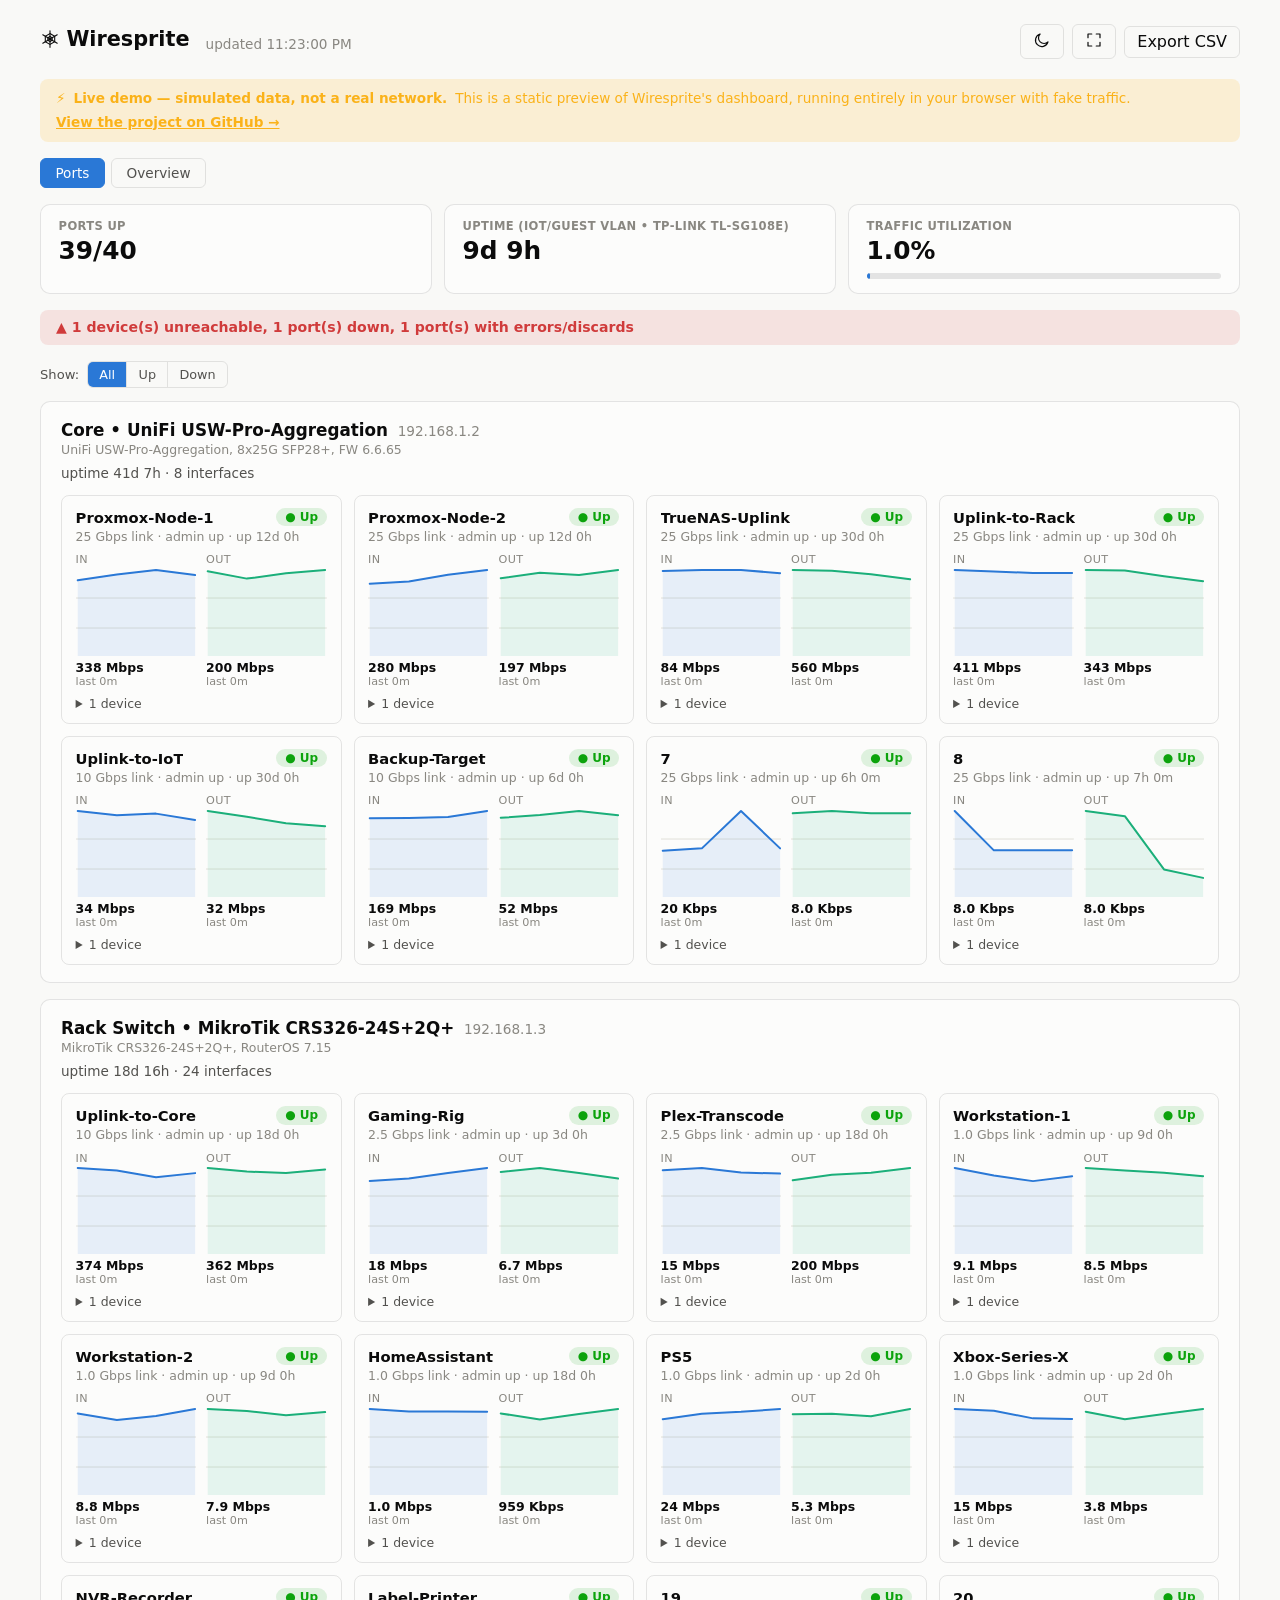
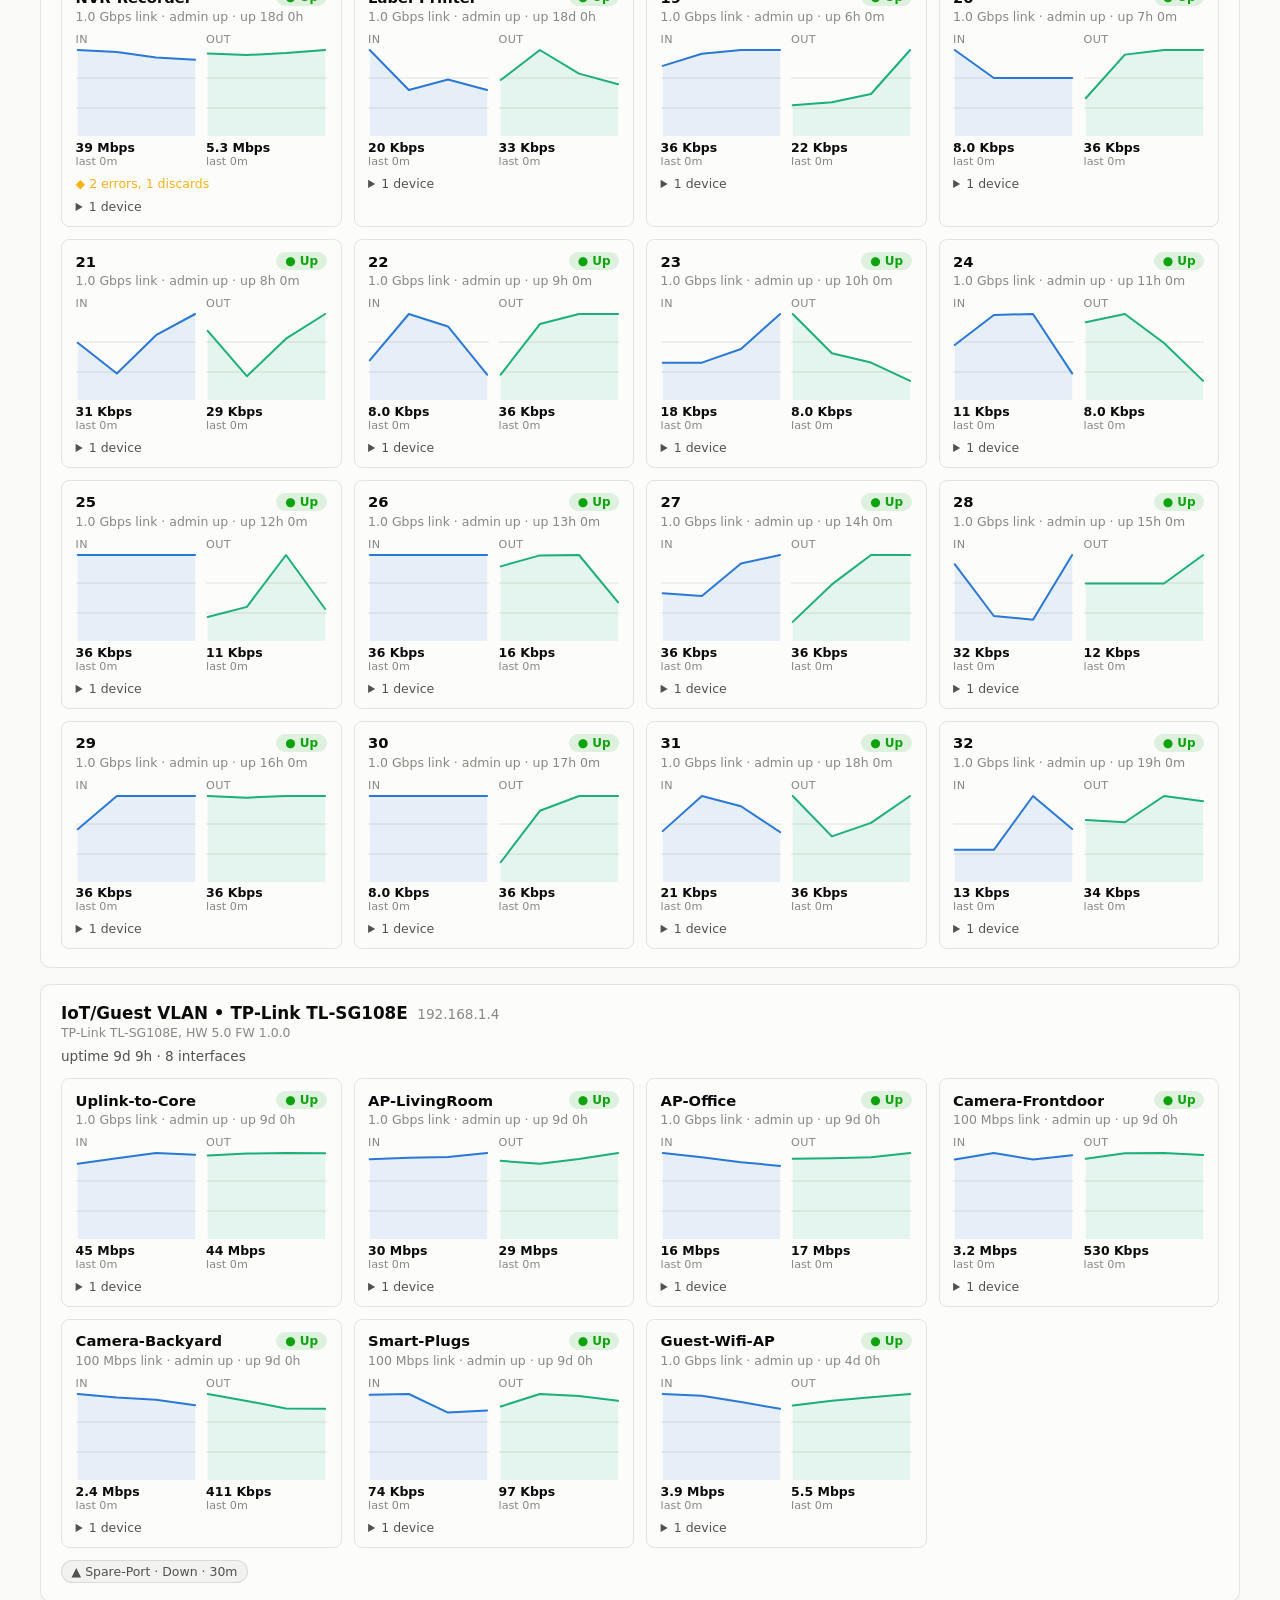
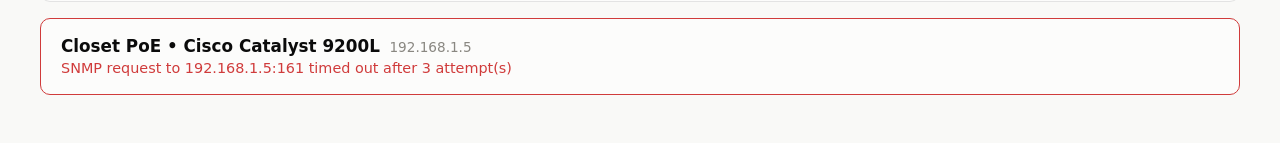
<file: docs/index.html>
<!DOCTYPE html>
<html lang="en">
<head>
<meta charset="UTF-8">
<meta name="viewport" content="width=device-width, initial-scale=1.0">
<title>Wiresprite — live demo</title>
<meta name="description" content="Live demo of Wiresprite, a lightweight SNMP switch monitor dashboard. Simulated data.">
<link rel="icon" type="image/svg+xml" href="favicon.svg">
<script>(function(){var t=localStorage.getItem("wiresprite-theme");if(t==="light"||t==="dark"){document.documentElement.setAttribute("data-theme",t);}})();</script>
<link rel="stylesheet" href="style.css">
</head>
<body>
<header>
  <h1>
    <svg class="logo-icon" viewBox="0 0 24 24" width="20" height="20" fill="none" stroke="currentColor" stroke-width="1.3" stroke-linecap="round" aria-hidden="true">
      <line x1="12" y1="12" x2="12" y2="2"/>
      <line x1="12" y1="12" x2="20.66" y2="7"/>
      <line x1="12" y1="12" x2="20.66" y2="17"/>
      <line x1="12" y1="12" x2="12" y2="22"/>
      <line x1="12" y1="12" x2="3.34" y2="17"/>
      <line x1="12" y1="12" x2="3.34" y2="7"/>
      <polygon points="12,9 14.6,10.5 14.6,13.5 12,15 9.4,13.5 9.4,10.5"/>
      <polygon points="12,5.5 17.63,8.75 17.63,15.25 12,18.5 6.37,15.25 6.37,8.75"/>
    </svg>
    Wiresprite
  </h1>
  <span id="last-updated">loading&hellip;</span>
  <div class="header-actions">
    <button type="button" id="theme-toggle" class="header-button" aria-label="Toggle light/dark theme"></button>
    <button type="button" id="kiosk-toggle" class="header-button" aria-label="Kiosk / wallboard mode">
      <svg viewBox="0 0 24 24" width="18" height="18" fill="none" stroke="currentColor" stroke-width="1.6"
           stroke-linecap="round" stroke-linejoin="round">
        <path d="M4 9V4h5"/><path d="M20 9V4h-5"/><path d="M4 15v5h5"/><path d="M20 15v5h-5"/>
      </svg>
    </button>
    <button type="button" id="export-csv" class="header-button">Export CSV</button>
  </div>
</header>
<div class="demo-banner">
  &#9889; <strong>Live demo — simulated data, not a real network.</strong>
  This is a static preview of Wiresprite's dashboard, running entirely in your browser with fake traffic.
  <a href="https://github.com/TerminalExplore/Wiresprite" target="_blank" rel="noopener">View the project on GitHub &rarr;</a>
</div>
<nav class="navbar">
  <button type="button" class="nav-btn active" data-page="ports">Ports</button>
  <button type="button" class="nav-btn" data-page="overview">Overview</button>
</nav>
<section id="page-ports" class="page active">
  <div id="summary" class="summary-grid"></div>
  <div id="alert-banner"></div>
  <div class="filter-bar">
    <span class="filter-label">Show:</span>
    <div class="segmented" id="port-filter">
      <button type="button" class="segmented-btn active" data-filter="all">All</button>
      <button type="button" class="segmented-btn" data-filter="up">Up</button>
      <button type="button" class="segmented-btn" data-filter="down">Down</button>
    </div>
  </div>
  <main id="devices"></main>
</section>
<section id="page-overview" class="page">
  <div class="overview-grid">
    <div class="overview-card">
      <h3>Total traffic</h3>
      <div class="iface-charts" id="overview-charts"></div>
    </div>
    <div class="overview-card">
      <h3>Errors &amp; discards</h3>
      <div id="overview-errors-wrap"></div>
    </div>
  </div>
</section>
<script src="app.js"></script>
</body>
</html>
</file>
<file: docs/style.css>
/* Copied verbatim from cpp/src/http/web_assets.cpp's kStyleCss (the real
   dashboard's stylesheet) as of this snapshot, plus a small .demo-banner
   block at the end for this static preview page. Not auto-synced — if the
   real dashboard's CSS changes, this file needs a manual re-copy. */
:root {
  color-scheme: light;
  --page: #f9f9f7;
  --surface: #fcfcfb;
  --ink: #0b0b0b;
  --ink-secondary: #52514e;
  --ink-muted: #898781;
  --gridline: #e1e0d9;
  --border: rgba(11, 11, 11, 0.10);
  --series-in: #2a78d6;
  --series-out: #1baf7a;
  --status-good: #0ca30c;
  --status-warning: #fab219;
  --status-critical: #d03b3b;
  --status-good-wash: rgba(12, 163, 12, 0.12);
  --status-warning-wash: rgba(250, 178, 25, 0.16);
  --status-critical-wash: rgba(208, 59, 59, 0.12);
  --accent: #2a78d6;
  --accent-hover: #1c5cab;
}

@media (prefers-color-scheme: dark) {
  :root {
    color-scheme: dark;
    --page: #0d0d0d;
    --surface: #1a1a19;
    --ink: #ffffff;
    --ink-secondary: #c3c2b7;
    --ink-muted: #898781;
    --gridline: #2c2c2a;
    --border: rgba(255, 255, 255, 0.10);
    --series-in: #3987e5;
    --series-out: #199e70;
    --status-good: #0ca30c;
    --status-warning: #fab219;
    --status-critical: #d03b3b;
    --status-good-wash: rgba(12, 163, 12, 0.18);
    --status-warning-wash: rgba(250, 178, 25, 0.20);
    --status-critical-wash: rgba(208, 59, 59, 0.20);
    --accent: #3987e5;
    --accent-hover: #5598e7;
  }
}

/* Manual theme toggle: an attribute selector on :root has higher
   specificity than the plain :root/media-query rules above, so these
   win whenever data-theme is actually set (by the head script or the
   toggle button in app.js) — and since attribute selectors simply
   don't match when the attribute is absent, the OS-driven media query
   above still governs until the user toggles once. */
:root[data-theme="light"] {
  color-scheme: light;
  --page: #f9f9f7;
  --surface: #fcfcfb;
  --ink: #0b0b0b;
  --ink-secondary: #52514e;
  --ink-muted: #898781;
  --gridline: #e1e0d9;
  --border: rgba(11, 11, 11, 0.10);
  --series-in: #2a78d6;
  --series-out: #1baf7a;
  --status-good: #0ca30c;
  --status-warning: #fab219;
  --status-critical: #d03b3b;
  --status-good-wash: rgba(12, 163, 12, 0.12);
  --status-warning-wash: rgba(250, 178, 25, 0.16);
  --status-critical-wash: rgba(208, 59, 59, 0.12);
  --accent: #2a78d6;
  --accent-hover: #1c5cab;
}

:root[data-theme="dark"] {
  color-scheme: dark;
  --page: #0d0d0d;
  --surface: #1a1a19;
  --ink: #ffffff;
  --ink-secondary: #c3c2b7;
  --ink-muted: #898781;
  --gridline: #2c2c2a;
  --border: rgba(255, 255, 255, 0.10);
  --series-in: #3987e5;
  --series-out: #199e70;
  --status-good: #0ca30c;
  --status-warning: #fab219;
  --status-critical: #d03b3b;
  --status-good-wash: rgba(12, 163, 12, 0.18);
  --status-warning-wash: rgba(250, 178, 25, 0.20);
  --status-critical-wash: rgba(208, 59, 59, 0.20);
  --accent: #3987e5;
  --accent-hover: #5598e7;
}

* {
  box-sizing: border-box;
}

body {
  font-family: system-ui, -apple-system, "Segoe UI", Roboto, sans-serif;
  margin: 0;
  padding: 0 1.5rem 3rem;
  background: var(--page);
  color: var(--ink);
}

header {
  display: flex;
  align-items: baseline;
  gap: 1rem;
  padding: 1.5rem 0 1.25rem;
  max-width: 1200px;
  margin: 0 auto;
}

header h1 {
  margin: 0;
  display: flex;
  align-items: center;
  gap: 0.4rem;
  font-size: 1.3rem;
  font-weight: 600;
}

.logo-icon {
  flex: none;
}

#last-updated {
  color: var(--ink-muted);
  font-size: 0.85rem;
}

.navbar {
  display: flex;
  gap: 0.4rem;
  max-width: 1200px;
  margin: 0 auto;
  padding-bottom: 1rem;
}

.nav-btn,
.nav-settings-link {
  font: inherit;
  display: inline-block;
  padding: 0.4rem 0.9rem;
  border: 1px solid var(--border);
  border-radius: 6px;
  background: transparent;
  color: var(--ink-secondary);
  cursor: pointer;
  font-size: 0.85rem;
  text-decoration: none;
}

.nav-btn:hover,
.nav-settings-link:hover {
  background: color-mix(in srgb, var(--ink) 6%, transparent);
}

.nav-btn.active {
  background: var(--accent);
  border-color: var(--accent);
  color: white;
}

.page {
  display: none;
}

.page.active {
  display: block;
}

.filter-bar {
  display: flex;
  align-items: center;
  gap: 0.5rem;
  max-width: 1200px;
  margin: 0 auto 0.85rem;
  font-size: 0.82rem;
  color: var(--ink-secondary);
}

.segmented {
  display: inline-flex;
  border: 1px solid var(--border);
  border-radius: 6px;
  overflow: hidden;
}

.segmented-btn {
  font: inherit;
  padding: 0.3rem 0.7rem;
  border: none;
  border-left: 1px solid var(--border);
  background: transparent;
  color: inherit;
  cursor: pointer;
  font-size: 0.8rem;
}

.segmented-btn:first-child {
  border-left: none;
}

.segmented-btn.active {
  background: var(--accent);
  color: white;
}

main {
  max-width: 1200px;
  margin: 0 auto;
  display: flex;
  flex-direction: column;
  gap: 1rem;
}

.device {
  background: var(--surface);
  border: 1px solid var(--border);
  border-radius: 10px;
  padding: 1.1rem 1.25rem;
}

.device.unreachable {
  border-color: var(--status-critical);
}

.device.hidden-by-filter,
.iface-card.hidden-by-filter {
  display: none;
}

.device-header {
  display: flex;
  align-items: baseline;
  gap: 0.6rem;
  margin-bottom: 0.15rem;
}

.device-header h2 {
  margin: 0;
  font-size: 1.05rem;
  font-weight: 600;
}

.device-host {
  color: var(--ink-muted);
  font-size: 0.85rem;
  font-variant-numeric: tabular-nums;
}

.device-descr {
  color: var(--ink-muted);
  font-size: 0.78rem;
  margin: 0 0 0.5rem;
  overflow: hidden;
  text-overflow: ellipsis;
  white-space: nowrap;
}

.device .meta {
  color: var(--ink-secondary);
  font-size: 0.85rem;
  margin: 0 0 0.85rem;
}

.device .error {
  color: var(--status-critical);
  font-size: 0.9rem;
  margin: 0.25rem 0 0;
}

.interfaces {
  display: grid;
  grid-template-columns: repeat(auto-fill, minmax(280px, 1fr));
  gap: 0.75rem;
}

.iface-card {
  border: 1px solid var(--border);
  border-radius: 8px;
  padding: 0.75rem 0.85rem;
}

.iface-head {
  display: flex;
  align-items: center;
  justify-content: space-between;
  gap: 0.5rem;
}

.iface-name {
  font-weight: 600;
  font-size: 0.92rem;
  overflow: hidden;
  text-overflow: ellipsis;
  white-space: nowrap;
}

.iface-meta {
  color: var(--ink-muted);
  font-size: 0.78rem;
  margin: 0.15rem 0 0.6rem;
  font-variant-numeric: tabular-nums;
}

.iface-warn {
  font-size: 0.78rem;
  margin-top: 0.5rem;
}

.iface-warn-warning {
  color: var(--status-warning);
}

.iface-warn-critical {
  color: var(--status-critical);
  font-weight: 600;
}

.mac-details {
  margin-top: 0.5rem;
  font-size: 0.78rem;
}

.mac-details summary {
  color: var(--ink-secondary);
  cursor: pointer;
}

.mac-details ul {
  margin: 0.35rem 0 0;
  padding-left: 1.1rem;
  color: var(--ink-muted);
  font-variant-numeric: tabular-nums;
}

.down-ports {
  display: flex;
  flex-wrap: wrap;
  gap: 0.4rem;
  margin-top: 0.75rem;
}

.down-badge {
  display: inline-flex;
  align-items: center;
  gap: 0.3rem;
  font-size: 0.78rem;
  color: var(--ink-secondary);
  background: color-mix(in srgb, var(--ink) 4%, transparent);
  border: 1px solid var(--border);
  border-radius: 999px;
  padding: 0.2rem 0.6rem;
  white-space: nowrap;
}

.no-up-note {
  color: var(--ink-muted);
  font-size: 0.85rem;
  margin: 0;
}

/* Status pill: icon + text always together, never color alone. */
.pill {
  display: inline-flex;
  align-items: center;
  gap: 0.3rem;
  font-size: 0.75rem;
  font-weight: 600;
  padding: 0.15rem 0.55rem;
  border-radius: 999px;
  white-space: nowrap;
}

.pill-good {
  background: var(--status-good-wash);
  color: var(--status-good);
}

.pill-warning {
  background: var(--status-warning-wash);
  color: var(--status-warning);
}

.pill-critical {
  background: var(--status-critical-wash);
  color: var(--status-critical);
}

.iface-charts {
  display: flex;
  gap: 0.6rem;
}

.sparkline-wrap {
  flex: 1;
  min-width: 0;
  position: relative;
}

.sparkline-label {
  color: var(--ink-muted);
  font-size: 0.7rem;
  text-transform: uppercase;
  letter-spacing: 0.03em;
  margin-bottom: 0.1rem;
}

.sparkline {
  display: block;
  width: 100%;
  height: 90px;
  cursor: crosshair;
}

.sparkline-empty {
  color: var(--ink-muted);
  font-size: 0.78rem;
  height: 90px;
  display: flex;
  align-items: center;
}

.sparkline-value {
  font-size: 0.78rem;
  font-weight: 600;
  font-variant-numeric: tabular-nums;
  margin-top: 0.1rem;
}

.sparkline-range {
  font-size: 0.7rem;
  color: var(--ink-muted);
}

.sparkline-tooltip {
  position: absolute;
  top: -1.9rem;
  transform: translateX(-50%);
  background: var(--ink);
  color: var(--surface);
  font-size: 0.72rem;
  font-variant-numeric: tabular-nums;
  padding: 0.2rem 0.4rem;
  border-radius: 4px;
  white-space: nowrap;
  pointer-events: none;
  z-index: 1;
}

.header-actions {
  margin-left: auto;
  display: flex;
  align-items: center;
  gap: 0.5rem;
}

.header-button {
  font: inherit;
  padding: 0.35rem 0.75rem;
  border: 1px solid var(--border);
  border-radius: 6px;
  background: transparent;
  color: inherit;
  cursor: pointer;
}

.header-button:hover {
  background: color-mix(in srgb, var(--ink) 8%, transparent);
}

/* Wallboard mode: hide chrome that's pointless on a wallboard (nav,
   the port filter, header buttons) but keep #summary/#alert-banner —
   "what's wrong right now" is exactly what a wallboard should show. */
body.kiosk-mode .navbar,
body.kiosk-mode .filter-bar,
body.kiosk-mode .header-actions,
body.kiosk-mode .demo-banner {
  display: none;
}

.summary-grid {
  display: grid;
  grid-template-columns: repeat(auto-fit, minmax(180px, 1fr));
  gap: 0.75rem;
  max-width: 1200px;
  margin: 0 auto 1rem;
}

.stat-tile {
  background: var(--surface);
  border: 1px solid var(--border);
  border-radius: 10px;
  padding: 0.85rem 1.1rem;
}

.stat-tile-label {
  color: var(--ink-muted);
  font-size: 0.72rem;
  font-weight: 600;
  text-transform: uppercase;
  letter-spacing: 0.03em;
}

.stat-tile-value {
  font-size: 1.55rem;
  font-weight: 600;
  margin-top: 0.2rem;
}

.stat-tile-sub {
  color: var(--ink-muted);
  font-size: 0.75rem;
  margin-top: 0.1rem;
}

/* Meter: fill carries severity (accent/warning/critical); the track is
   a lighter step of the same ramp so state reads across the whole bar. */
.meter {
  height: 6px;
  border-radius: 999px;
  background: color-mix(in srgb, var(--ink) 10%, transparent);
  margin-top: 0.5rem;
  overflow: hidden;
}

.meter-fill {
  height: 100%;
  border-radius: 999px;
  background: var(--accent);
}

.meter-fill.warning {
  background: var(--status-warning);
}

.meter-fill.critical {
  background: var(--status-critical);
}

/* Icon + text always together, never color alone, matching the pills. */
.alert-banner {
  display: none;
  align-items: center;
  gap: 0.5rem;
  max-width: 1200px;
  margin: 0 auto 1rem;
  padding: 0.6rem 1rem;
  border-radius: 8px;
  font-size: 0.88rem;
  font-weight: 600;
}

.alert-banner.visible {
  display: flex;
}

.alert-banner.warning {
  background: var(--status-warning-wash);
  color: var(--status-warning);
}

.alert-banner.critical {
  background: var(--status-critical-wash);
  color: var(--status-critical);
}

.overview-grid {
  max-width: 1200px;
  margin: 0 auto;
  display: flex;
  flex-direction: column;
  gap: 1rem;
}

.overview-card {
  background: var(--surface);
  border: 1px solid var(--border);
  border-radius: 10px;
  padding: 1.1rem 1.25rem;
}

.overview-card h3 {
  margin: 0 0 0.85rem;
  font-size: 0.95rem;
  font-weight: 600;
}

.errors-table {
  width: 100%;
  border-collapse: collapse;
  font-size: 0.85rem;
}

.errors-table th,
.errors-table td {
  text-align: left;
  padding: 0.4rem 0.6rem;
  border-bottom: 1px solid var(--border);
}

.errors-table th {
  color: var(--ink-muted);
  font-weight: 600;
  font-size: 0.72rem;
  text-transform: uppercase;
  letter-spacing: 0.03em;
}

.errors-empty {
  color: var(--ink-muted);
  font-size: 0.85rem;
  margin: 0;
}

/* ---- Demo-page-only addition (not part of the real dashboard's CSS). */
.demo-banner {
  max-width: 1200px;
  margin: 0 auto 1rem;
  padding: 0.7rem 1rem;
  border-radius: 8px;
  background: var(--status-warning-wash);
  color: var(--status-warning);
  font-size: 0.85rem;
  display: flex;
  align-items: center;
  gap: 0.5rem;
  flex-wrap: wrap;
}

.demo-banner a {
  color: inherit;
  font-weight: 600;
  text-decoration: underline;
}
</file>
